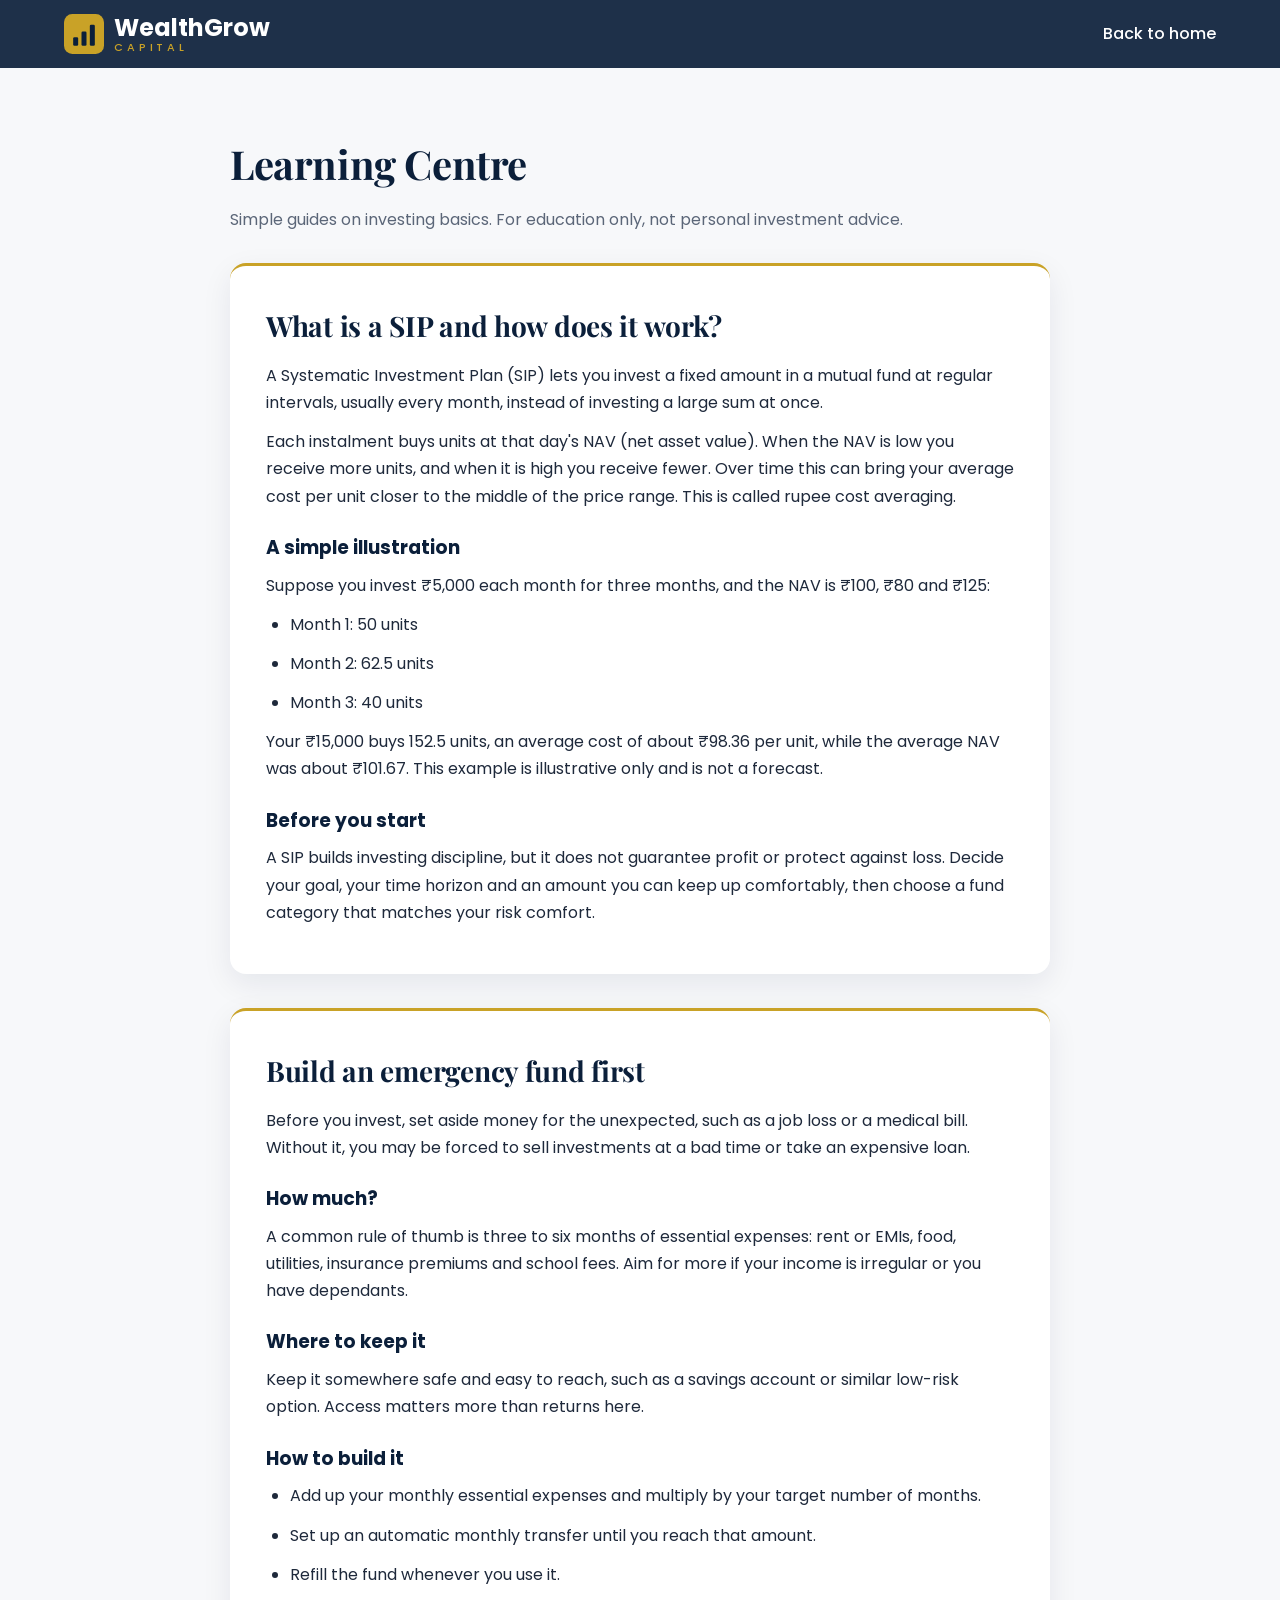
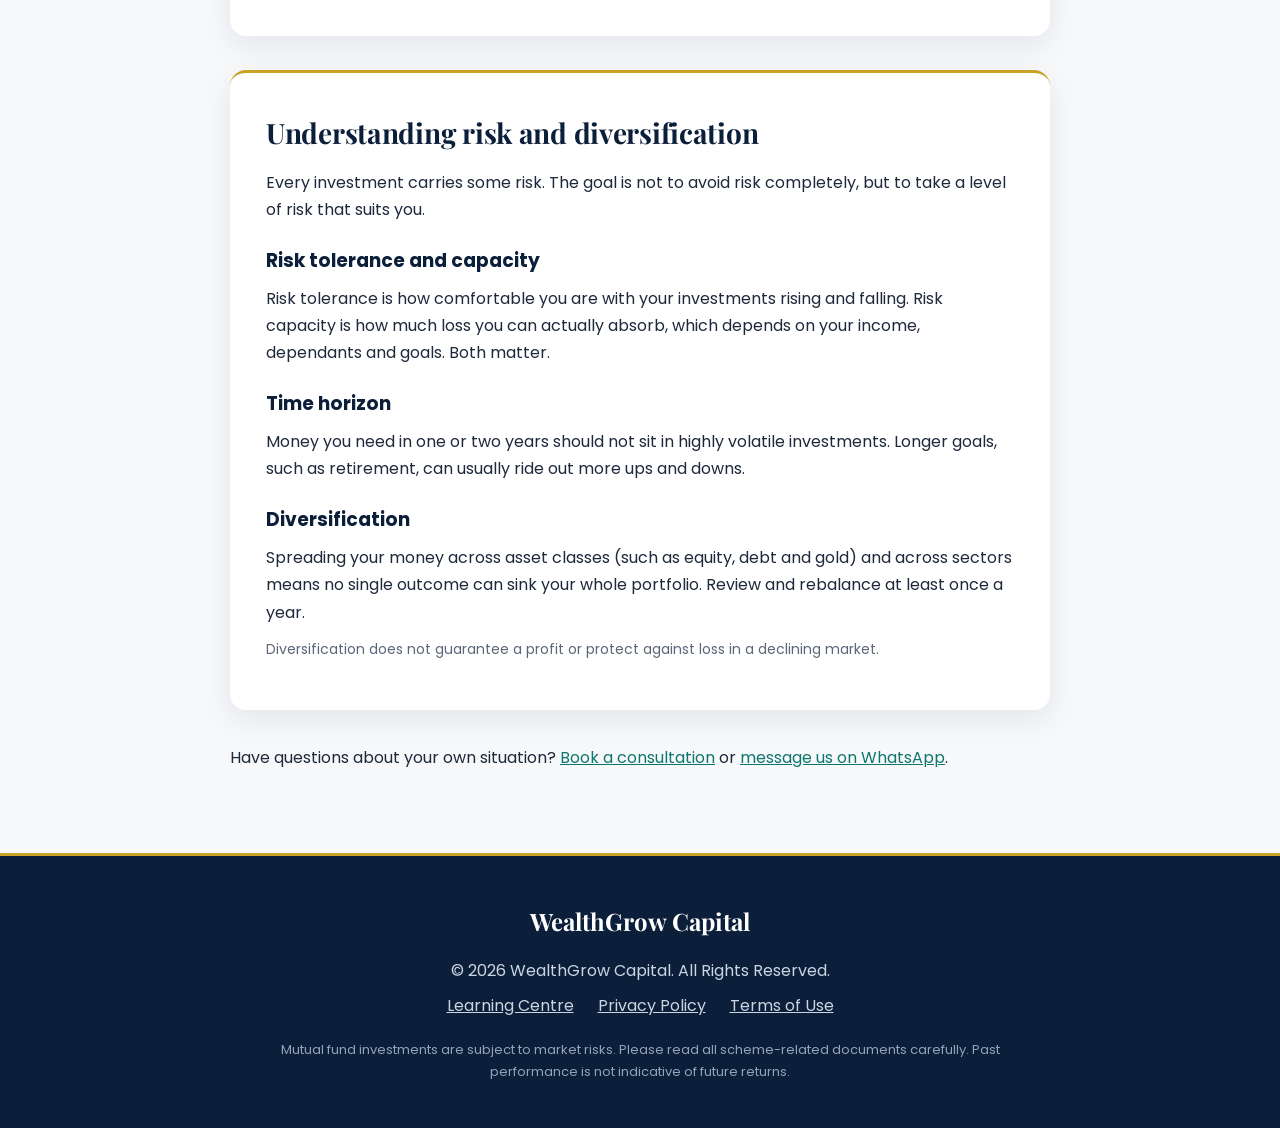
<file: learn.html>
<!DOCTYPE html>
<html lang="en">
<head>
    <meta charset="UTF-8">
    <meta name="viewport" content="width=device-width, initial-scale=1.0">
    <title>Learning Centre | WealthGrow Capital</title>
    <meta name="description" content="Simple guides to SIPs, emergency funds, risk and diversification from WealthGrow Capital.">
    <meta name="theme-color" content="#0B1F3A">
    <link rel="icon" href="favicon.png">
    <link href="https://fonts.googleapis.com/css2?family=Playfair+Display:wght@600;700&family=Poppins:wght@300;400;500;600;700&display=swap" rel="stylesheet">
    <link rel="stylesheet" href="style.css">
</head>
<body>
    <header class="header">
        <div class="container">
            <a href="index.html" class="logo">
                <svg class="logo-mark" viewBox="0 0 48 48" width="40" height="40" aria-hidden="true">
                    <rect width="48" height="48" rx="10" fill="#C9A227"/>
                    <rect x="11" y="28" width="6" height="10" rx="1.5" fill="#0B1F3A"/>
                    <rect x="21" y="21" width="6" height="17" rx="1.5" fill="#0B1F3A"/>
                    <rect x="31" y="13" width="6" height="25" rx="1.5" fill="#0B1F3A"/>
                </svg>
                <span>WealthGrow<small>CAPITAL</small></span>
            </a>
            <a href="index.html" class="back-link">Back to home</a>
        </div>
    </header>

    <main class="page">
        <div class="container prose">
            <h1>Learning Centre</h1>
            <p class="updated">Simple guides on investing basics. For education only, not personal investment advice.</p>

            <article id="sip">
                <h2>What is a SIP and how does it work?</h2>
                <p>A Systematic Investment Plan (SIP) lets you invest a fixed amount in a mutual fund at regular intervals, usually every month, instead of investing a large sum at once.</p>
                <p>Each instalment buys units at that day's NAV (net asset value). When the NAV is low you receive more units, and when it is high you receive fewer. Over time this can bring your average cost per unit closer to the middle of the price range. This is called rupee cost averaging.</p>
                <h3>A simple illustration</h3>
                <p>Suppose you invest ₹5,000 each month for three months, and the NAV is ₹100, ₹80 and ₹125:</p>
                <ul>
                    <li>Month 1: 50 units</li>
                    <li>Month 2: 62.5 units</li>
                    <li>Month 3: 40 units</li>
                </ul>
                <p>Your ₹15,000 buys 152.5 units, an average cost of about ₹98.36 per unit, while the average NAV was about ₹101.67. This example is illustrative only and is not a forecast.</p>
                <h3>Before you start</h3>
                <p>A SIP builds investing discipline, but it does not guarantee profit or protect against loss. Decide your goal, your time horizon and an amount you can keep up comfortably, then choose a fund category that matches your risk comfort.</p>
            </article>

            <article id="emergency-fund">
                <h2>Build an emergency fund first</h2>
                <p>Before you invest, set aside money for the unexpected, such as a job loss or a medical bill. Without it, you may be forced to sell investments at a bad time or take an expensive loan.</p>
                <h3>How much?</h3>
                <p>A common rule of thumb is three to six months of essential expenses: rent or EMIs, food, utilities, insurance premiums and school fees. Aim for more if your income is irregular or you have dependants.</p>
                <h3>Where to keep it</h3>
                <p>Keep it somewhere safe and easy to reach, such as a savings account or similar low-risk option. Access matters more than returns here.</p>
                <h3>How to build it</h3>
                <ul>
                    <li>Add up your monthly essential expenses and multiply by your target number of months.</li>
                    <li>Set up an automatic monthly transfer until you reach that amount.</li>
                    <li>Refill the fund whenever you use it.</li>
                </ul>
            </article>

            <article id="risk">
                <h2>Understanding risk and diversification</h2>
                <p>Every investment carries some risk. The goal is not to avoid risk completely, but to take a level of risk that suits you.</p>
                <h3>Risk tolerance and capacity</h3>
                <p>Risk tolerance is how comfortable you are with your investments rising and falling. Risk capacity is how much loss you can actually absorb, which depends on your income, dependants and goals. Both matter.</p>
                <h3>Time horizon</h3>
                <p>Money you need in one or two years should not sit in highly volatile investments. Longer goals, such as retirement, can usually ride out more ups and downs.</p>
                <h3>Diversification</h3>
                <p>Spreading your money across asset classes (such as equity, debt and gold) and across sectors means no single outcome can sink your whole portfolio. Review and rebalance at least once a year.</p>
                <p class="note">Diversification does not guarantee a profit or protect against loss in a declining market.</p>
            </article>

            <p>Have questions about your own situation? <a href="index.html#contact">Book a consultation</a> or <a href="https://wa.me/919443187121" target="_blank" rel="noopener noreferrer">message us on WhatsApp</a>.</p>
        </div>
    </main>

    <footer>
        <h3>WealthGrow Capital</h3>
        <p>© 2026 WealthGrow Capital. All Rights Reserved.</p>
        <p class="footer-links">
            <a href="learn.html">Learning Centre</a>
            <a href="policies.html#privacy">Privacy Policy</a>
            <a href="policies.html#terms">Terms of Use</a>
        </p>
        <p class="disclaimer">Mutual fund investments are subject to market risks. Please read all scheme-related documents carefully. Past performance is not indicative of future returns.</p>
    </footer>
    <script src="script.js"></script>
</body>
</html>
</file>
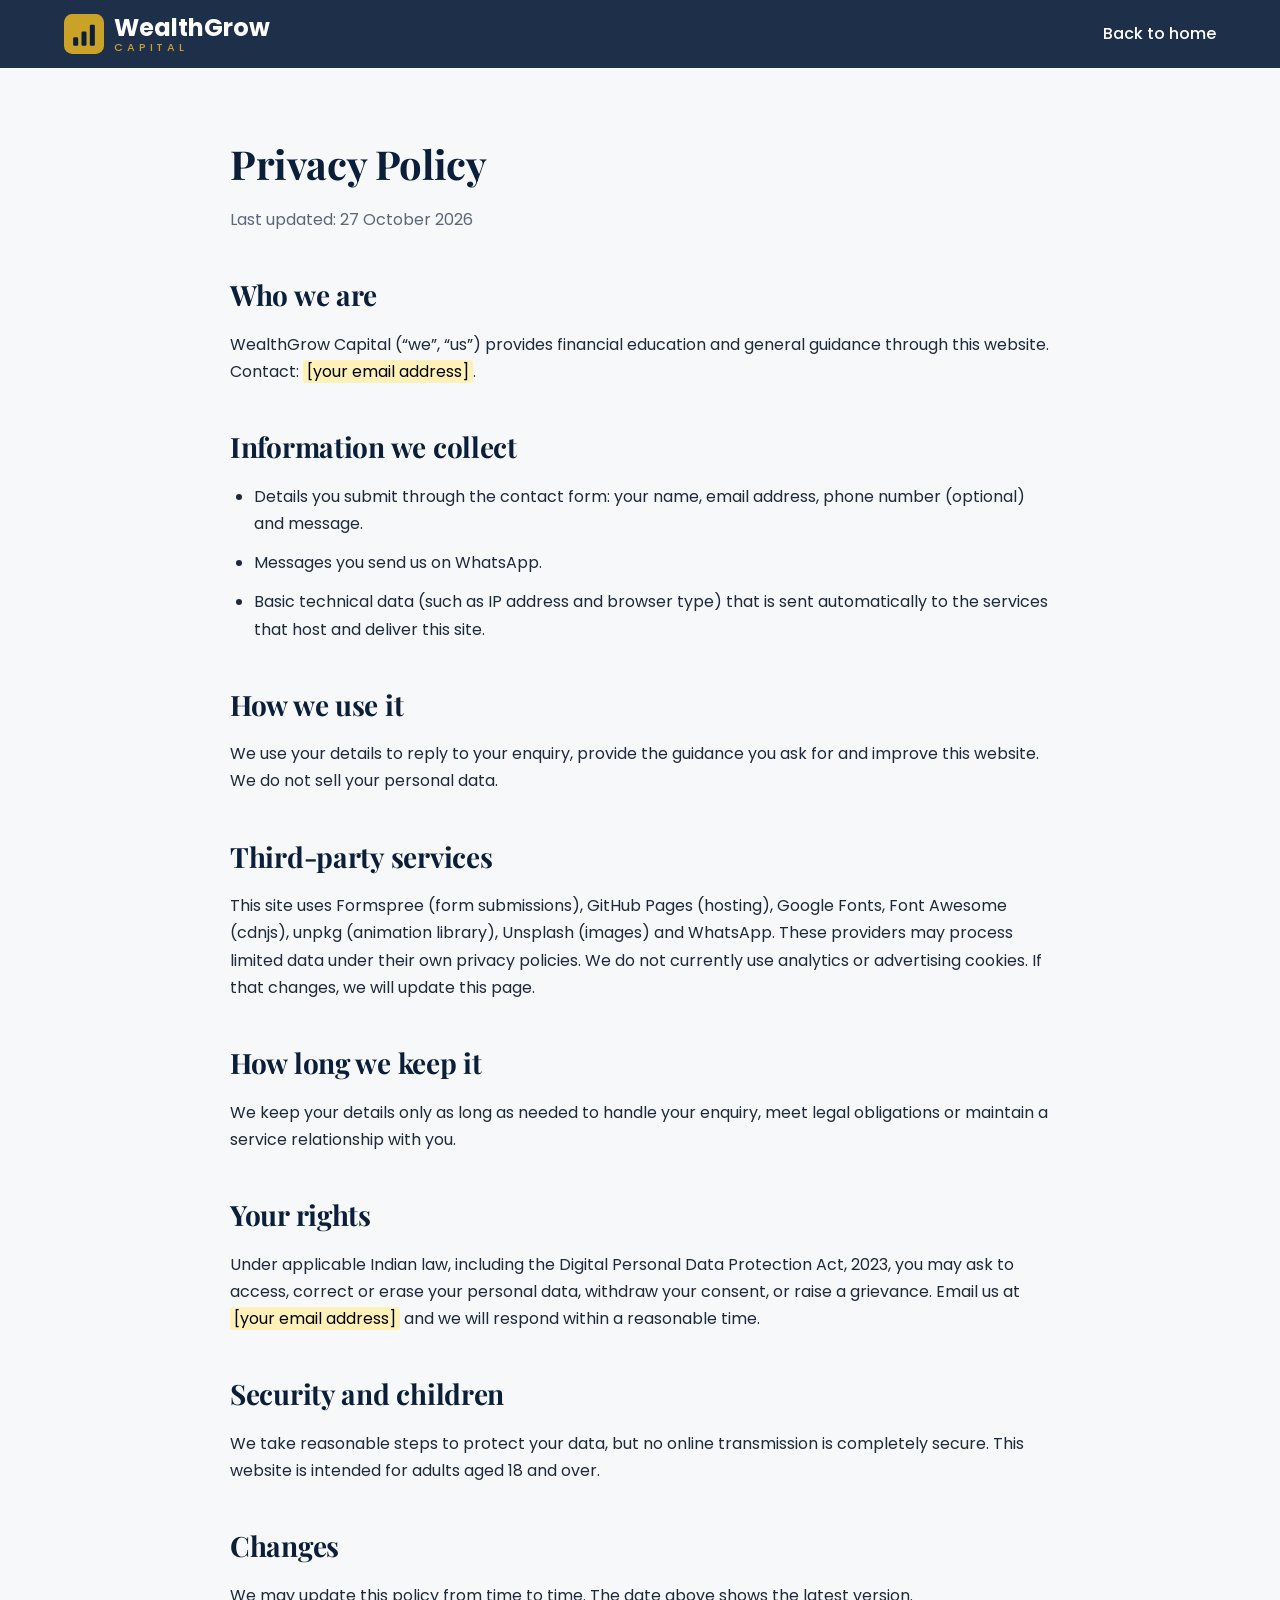
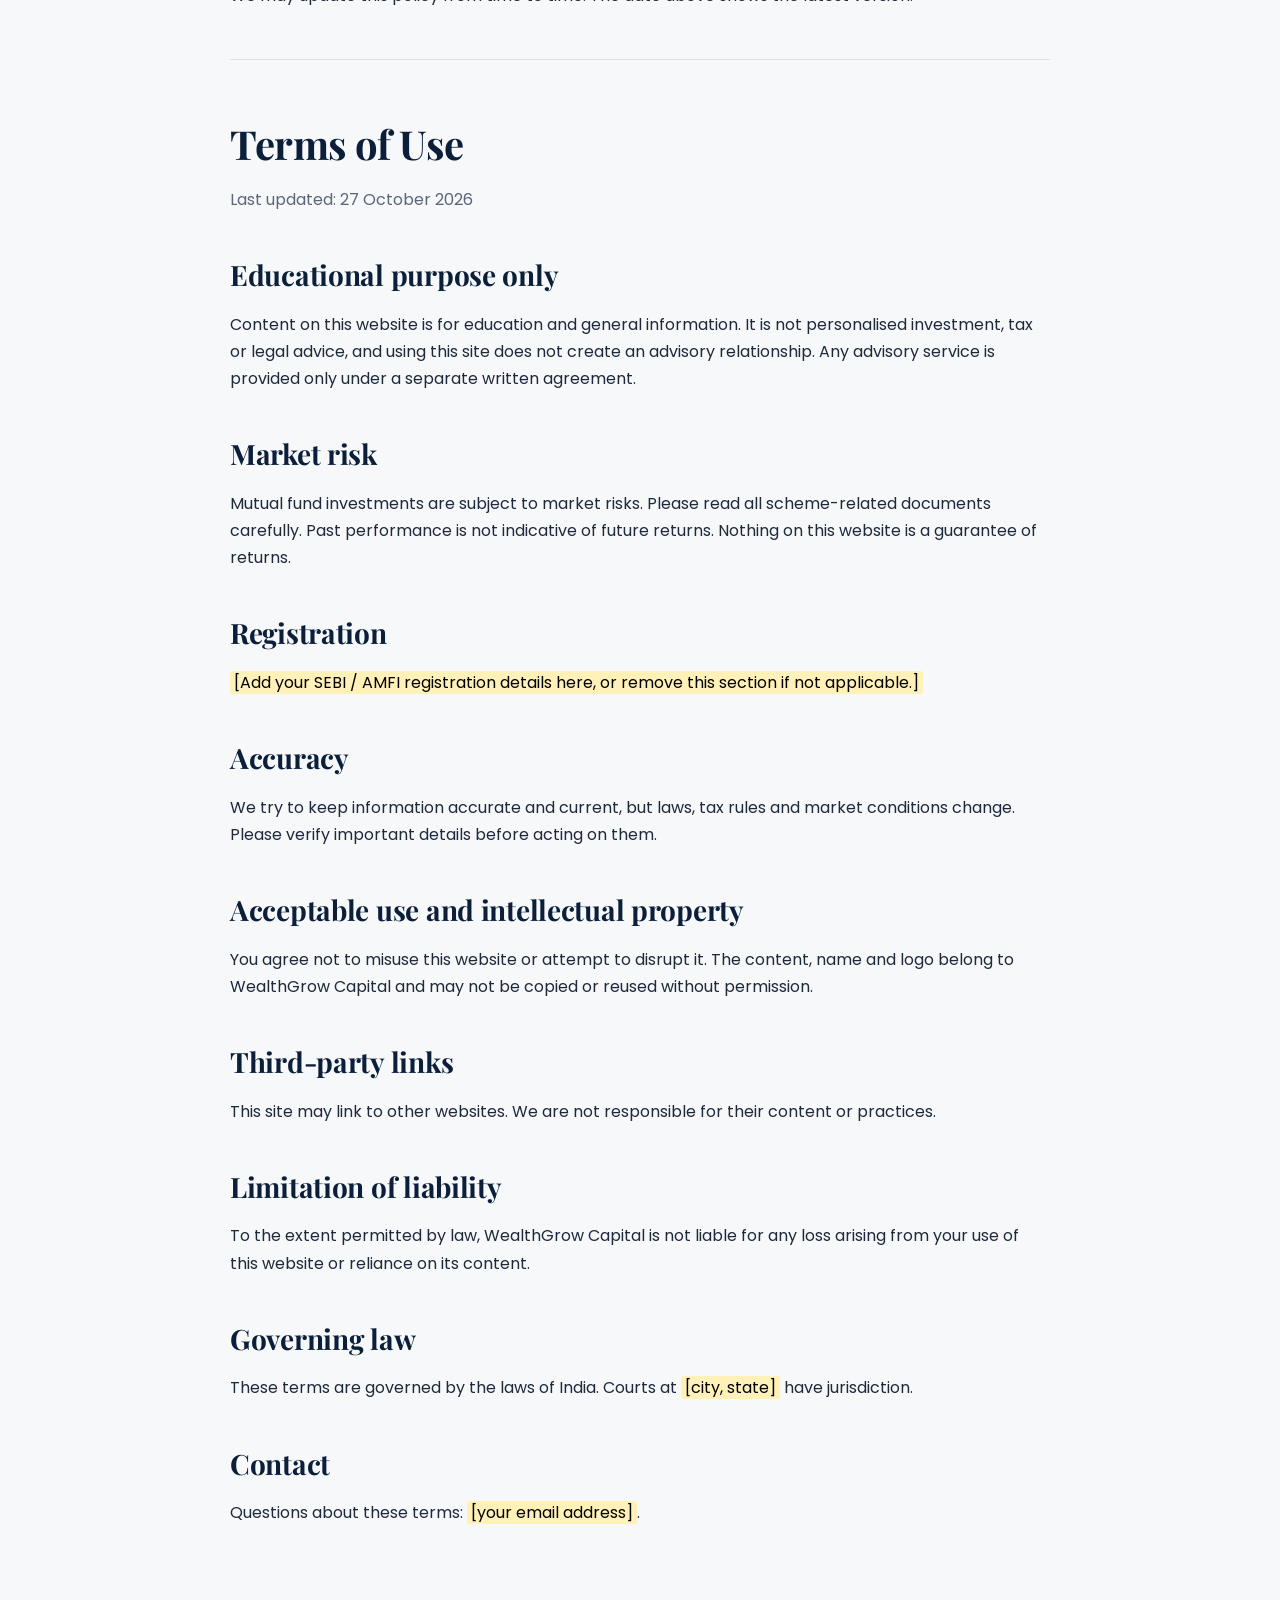
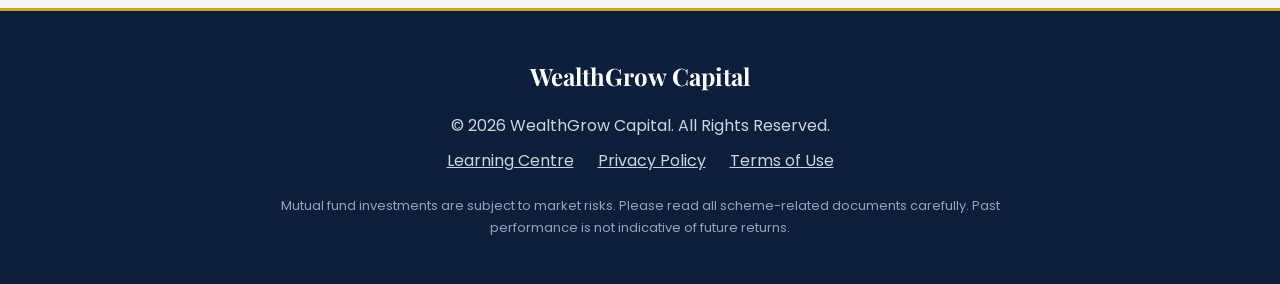
<file: policies.html>
<!DOCTYPE html>
<html lang="en">
<head>
    <meta charset="UTF-8">
    <meta name="viewport" content="width=device-width, initial-scale=1.0">
    <title>Privacy Policy and Terms of Use | WealthGrow Capital</title>
    <meta name="description" content="Privacy Policy and Terms of Use for WealthGrow Capital.">
    <meta name="theme-color" content="#0B1F3A">
    <link rel="icon" href="favicon.png">
    <link href="https://fonts.googleapis.com/css2?family=Playfair+Display:wght@600;700&family=Poppins:wght@300;400;500;600;700&display=swap" rel="stylesheet">
    <link rel="stylesheet" href="style.css">
</head>
<body>
    <header class="header">
        <div class="container">
            <a href="index.html" class="logo">
                <svg class="logo-mark" viewBox="0 0 48 48" width="40" height="40" aria-hidden="true">
                    <rect width="48" height="48" rx="10" fill="#C9A227"/>
                    <rect x="11" y="28" width="6" height="10" rx="1.5" fill="#0B1F3A"/>
                    <rect x="21" y="21" width="6" height="17" rx="1.5" fill="#0B1F3A"/>
                    <rect x="31" y="13" width="6" height="25" rx="1.5" fill="#0B1F3A"/>
                </svg>
                <span>WealthGrow<small>CAPITAL</small></span>
            </a>
            <a href="index.html" class="back-link">Back to home</a>
        </div>
    </header>

    <main class="page">
        <div class="container prose">
            <section id="privacy">
                <h1>Privacy Policy</h1>
                <p class="updated">Last updated: 27 October 2026</p>

                <h2>Who we are</h2>
                <p>WealthGrow Capital (“we”, “us”) provides financial education and general guidance through this website. Contact: <mark class="todo">[your email address]</mark>.</p>

                <h2>Information we collect</h2>
                <ul>
                    <li>Details you submit through the contact form: your name, email address, phone number (optional) and message.</li>
                    <li>Messages you send us on WhatsApp.</li>
                    <li>Basic technical data (such as IP address and browser type) that is sent automatically to the services that host and deliver this site.</li>
                </ul>

                <h2>How we use it</h2>
                <p>We use your details to reply to your enquiry, provide the guidance you ask for and improve this website. We do not sell your personal data.</p>

                <h2>Third-party services</h2>
                <p>This site uses Formspree (form submissions), GitHub Pages (hosting), Google Fonts, Font Awesome (cdnjs), unpkg (animation library), Unsplash (images) and WhatsApp. These providers may process limited data under their own privacy policies. We do not currently use analytics or advertising cookies. If that changes, we will update this page.</p>

                <h2>How long we keep it</h2>
                <p>We keep your details only as long as needed to handle your enquiry, meet legal obligations or maintain a service relationship with you.</p>

                <h2>Your rights</h2>
                <p>Under applicable Indian law, including the Digital Personal Data Protection Act, 2023, you may ask to access, correct or erase your personal data, withdraw your consent, or raise a grievance. Email us at <mark class="todo">[your email address]</mark> and we will respond within a reasonable time.</p>

                <h2>Security and children</h2>
                <p>We take reasonable steps to protect your data, but no online transmission is completely secure. This website is intended for adults aged 18 and over.</p>

                <h2>Changes</h2>
                <p>We may update this policy from time to time. The date above shows the latest version.</p>
            </section>

            <hr>

            <section id="terms">
                <h1>Terms of Use</h1>
                <p class="updated">Last updated: 27 October 2026</p>

                <h2>Educational purpose only</h2>
                <p>Content on this website is for education and general information. It is not personalised investment, tax or legal advice, and using this site does not create an advisory relationship. Any advisory service is provided only under a separate written agreement.</p>

                <h2>Market risk</h2>
                <p>Mutual fund investments are subject to market risks. Please read all scheme-related documents carefully. Past performance is not indicative of future returns. Nothing on this website is a guarantee of returns.</p>

                <h2>Registration</h2>
                <p><mark class="todo">[Add your SEBI / AMFI registration details here, or remove this section if not applicable.]</mark></p>

                <h2>Accuracy</h2>
                <p>We try to keep information accurate and current, but laws, tax rules and market conditions change. Please verify important details before acting on them.</p>

                <h2>Acceptable use and intellectual property</h2>
                <p>You agree not to misuse this website or attempt to disrupt it. The content, name and logo belong to WealthGrow Capital and may not be copied or reused without permission.</p>

                <h2>Third-party links</h2>
                <p>This site may link to other websites. We are not responsible for their content or practices.</p>

                <h2>Limitation of liability</h2>
                <p>To the extent permitted by law, WealthGrow Capital is not liable for any loss arising from your use of this website or reliance on its content.</p>

                <h2>Governing law</h2>
                <p>These terms are governed by the laws of India. Courts at <mark class="todo">[city, state]</mark> have jurisdiction.</p>

                <h2>Contact</h2>
                <p>Questions about these terms: <mark class="todo">[your email address]</mark>.</p>
            </section>
        </div>
    </main>

    <footer>
        <h3>WealthGrow Capital</h3>
        <p>© 2026 WealthGrow Capital. All Rights Reserved.</p>
        <p class="footer-links">
            <a href="learn.html">Learning Centre</a>
            <a href="policies.html#privacy">Privacy Policy</a>
            <a href="policies.html#terms">Terms of Use</a>
        </p>
        <p class="disclaimer">Mutual fund investments are subject to market risks. Please read all scheme-related documents carefully. Past performance is not indicative of future returns.</p>
    </footer>
    <script src="script.js"></script>
</body>
</html>
</file>
<file: style.css>
/* ==========================================
   WEALTHGROW CAPITAL - style.css
   Fonts (add to <head> in index.html):
   Poppins (body) + Playfair Display (headings)
========================================== */

/* ==========================
   VARIABLES
========================== */

:root{
    --primary:#0B1F3A;     /* deep navy */
    --primary-2:#14365F;   /* lighter navy for gradients */
    --secondary:#0F766E;   /* muted teal: icons, steps */
    --accent:#C9A227;      /* gold: buttons, highlights */
    --gold:#C9A227;
    --white:#ffffff;
    --light:#F7F8FA;
    --tint:#F1F4F9;        /* soft blue-grey section background */
    --gray:#5B6678;
    --text:#1E293B;
    --shadow:0 10px 30px rgba(11,31,58,.08);
    --radius:16px;
}

/* ==========================
   RESET
========================== */

*{
    margin:0;
    padding:0;
    box-sizing:border-box;
}

html{
    scroll-behavior:smooth;
}

section{
    scroll-margin-top:80px;
}

body{
    font-family:'Poppins',sans-serif;
    background:var(--light);
    color:var(--text);
    overflow-x:hidden;
    line-height:1.7;
}

img{
    max-width:100%;
    display:block;
}

a{
    text-decoration:none;
}

ul{
    list-style:none;
}

h1,
h2,
.section-title h2{
    font-family:'Playfair Display',Georgia,serif;
    letter-spacing:-.01em;
}

:focus-visible{
    outline:3px solid var(--gold);
    outline-offset:3px;
}

/* ==========================
   CONTAINER
========================== */

.container{
    width:90%;
    max-width:1200px;
    margin:auto;
}

/* ==========================
   HEADER
========================== */

.header{
    position:fixed;
    width:100%;
    top:0;
    left:0;
    z-index:999;
    background:rgba(11,31,58,.92);
    backdrop-filter:blur(10px);
    box-shadow:var(--shadow);
}

.header .container{
    display:flex;
    justify-content:space-between;
    align-items:center;
    padding:14px 0;
}

/* Logo */

.logo{
    display:flex;
    align-items:center;
    gap:10px;
    color:#fff;
    font-size:24px;
    font-weight:700;
    line-height:1.1;
}

.logo-mark{
    flex-shrink:0;
}

.logo small{
    display:block;
    font-size:11px;
    letter-spacing:.35em;
    color:var(--gold);
    font-weight:500;
}

/* Navigation */

.nav-links{
    display:flex;
    gap:35px;
}

.nav-links a{
    color:#fff;
    font-weight:500;
    transition:color .3s;
}

.nav-links a:hover,
.nav-links a.active{
    color:var(--gold);
}

.menu-btn{
    display:none;
    color:#fff;
    font-size:28px;
    cursor:pointer;
}

/* ==========================
   HERO
========================== */

.hero{
    min-height:100vh;
    display:flex;
    align-items:center;
    background:linear-gradient(135deg,var(--primary),var(--primary-2));
    color:#fff;
    padding-top:120px;
}

.hero-container{
    display:grid;
    grid-template-columns:repeat(2,1fr);
    gap:60px;
    align-items:center;
}

.hero-content h1{
    font-size:54px;
    line-height:1.2;
    margin-bottom:25px;
    font-weight:700;
}

.hero-content p{
    font-size:18px;
    color:#cbd5e1;
    margin-bottom:35px;
    max-width:540px;
}

.hero-buttons{
    display:flex;
    gap:20px;
}

.hero-image{
    position:relative;
}

.hero-image img{
    border-radius:20px;
    box-shadow:0 30px 60px rgba(0,0,0,.3);
    border-bottom:4px solid var(--gold);
}

/* ==========================
   BUTTONS
========================== */

.btn{
    padding:15px 35px;
    background:var(--gold);
    color:var(--primary);
    border-radius:50px;
    transition:transform .3s, background .3s, color .3s;
    font-weight:600;
    display:inline-block;
}

.btn:hover{
    transform:translateY(-4px);
    background:#fff;
    color:var(--primary);
}

.btn-outline{
    background:transparent;
    color:#fff;
    border:2px solid #fff;
}

.btn-outline:hover{
    background:#fff;
    color:var(--primary);
}

.whatsapp-btn{
    background:#25D366;
    color:#fff;
}

.whatsapp-btn:hover{
    background:#fff;
    color:#128C7E;
}

/* ==========================
   SECTION TITLE
========================== */

.section-title{
    text-align:center;
    margin-bottom:60px;
}

.section-title h2{
    font-size:40px;
    color:var(--primary);
}

.section-title h2::after{
    content:"";
    display:block;
    width:60px;
    height:3px;
    background:var(--gold);
    margin:14px auto 0;
}

.section-title p{
    color:var(--gray);
    margin-top:14px;
}

/* ==========================
   ABOUT
========================== */

.about{
    padding:90px 0;
}

.about-container{
    display:grid;
    grid-template-columns:repeat(2,1fr);
    gap:60px;
    align-items:center;
}

.about-image img{
    border-radius:20px;
    box-shadow:var(--shadow);
}

.about-content h2{
    font-size:38px;
    color:var(--primary);
    margin-bottom:20px;
}

.about-content p{
    color:var(--gray);
    margin-bottom:25px;
}

.about-content ul li{
    margin:15px 0;
    font-weight:500;
}

.about-content i{
    color:var(--secondary);
    margin-right:10px;
}

/* ==========================
   SERVICES
========================== */

.services{
    background:var(--tint);
    padding:90px 0;
}

.service-grid{
    display:grid;
    grid-template-columns:repeat(3,1fr);
    gap:30px;
}

.card{
    background:#fff;
    padding:40px 30px;
    border-radius:var(--radius);
    border-top:3px solid var(--gold);
    text-align:center;
    transition:transform .35s, box-shadow .35s;
    box-shadow:var(--shadow);
}

.card:hover{
    transform:translateY(-6px);
    box-shadow:0 18px 40px rgba(11,31,58,.14);
}

.card i{
    font-size:48px;
    color:var(--secondary);
    margin-bottom:20px;
}

.card h3{
    margin-bottom:12px;
    color:var(--primary);
}

.card p{
    color:var(--gray);
}

/* ==========================
   PROCESS
========================== */

.process{
    padding:90px 0;
    background:#fff;
}

.steps{
    display:grid;
    grid-template-columns:repeat(4,1fr);
    gap:30px;
    margin-top:40px;
}

.step{
    background:#fff;
    text-align:center;
    padding:35px 25px;
    border-radius:var(--radius);
    box-shadow:var(--shadow);
    transition:transform .35s;
}

.step:hover{
    transform:translateY(-6px);
}

.step span{
    width:64px;
    height:64px;
    display:flex;
    align-items:center;
    justify-content:center;
    margin:0 auto 20px;
    border-radius:50%;
    background:var(--primary);
    color:var(--gold);
    border:2px solid var(--gold);
    font-size:24px;
    font-weight:700;
}

.step h3{
    color:var(--primary);
}

/* ==========================
   COUNTER
========================== */

.counter{
    background:linear-gradient(135deg,var(--primary),var(--primary-2));
    color:#fff;
    padding:80px 0;
}

.counter-grid{
    display:grid;
    grid-template-columns:repeat(4,1fr);
    gap:30px;
    text-align:center;
}

.counter-grid h2{
    font-size:48px;
    color:var(--gold);
}

.counter-grid p{
    color:#cbd5e1;
    margin-top:10px;
}

.count::after{
    content:attr(data-suffix);
}

/* ==========================
   TESTIMONIALS
========================== */

.testimonials{
    padding:90px 0;
    background:var(--light);
}

.testimonial-grid{
    display:grid;
    grid-template-columns:repeat(3,1fr);
    gap:30px;
}

.testimonial{
    background:#fff;
    padding:35px;
    border-radius:var(--radius);
    border-left:4px solid var(--gold);
    box-shadow:var(--shadow);
    transition:transform .35s;
}

.testimonial:hover{
    transform:translateY(-6px);
}

.testimonial p{
    color:var(--gray);
    font-style:italic;
}

.testimonial h4{
    margin-top:20px;
    color:var(--secondary);
}

/* ==========================
   FAQ
========================== */

.faq{
    padding:90px 0;
}

.faq-item{
    background:#fff;
    border-radius:14px;
    box-shadow:var(--shadow);
    margin-bottom:20px;
    overflow:hidden;
}

.faq-item button{
    width:100%;
    border:none;
    background:#fff;
    text-align:left;
    padding:22px;
    cursor:pointer;
    font-family:'Poppins',sans-serif;
    font-size:18px;
    font-weight:600;
    color:var(--primary);
}

.faq-item.active button{
    color:var(--secondary);
}

.faq-answer{
    display:none;
    padding:0 22px 22px;
    color:var(--gray);
}

.faq-item.active .faq-answer{
    display:block;
}

/* ==========================
   CONTACT
========================== */

.contact{
    padding:90px 0;
    background:var(--tint);
}

.contact form{
    max-width:700px;
    margin:auto;
    display:flex;
    flex-direction:column;
    gap:20px;
}

.contact input,
.contact textarea{
    padding:18px;
    border:1px solid transparent;
    border-radius:12px;
    font-size:16px;
    font-family:'Poppins',sans-serif;
    box-shadow:var(--shadow);
    transition:border-color .3s;
}

.contact input:focus,
.contact textarea:focus{
    outline:none;
    border-color:var(--gold);
}

.contact textarea{
    resize:none;
}

.contact button{
    border:none;
    cursor:pointer;
    font-family:'Poppins',sans-serif;
    font-size:16px;
}

/* ==========================
   FOOTER
========================== */

footer{
    background:var(--primary);
    color:#fff;
    text-align:center;
    padding:45px 20px;
    border-top:3px solid var(--gold);
}

footer h3{
    margin-bottom:15px;
    font-family:'Playfair Display',Georgia,serif;
    font-size:24px;
}

footer p{
    color:#cbd5e1;
    margin-top:8px;
}

.disclaimer{
    font-size:13px;
    max-width:800px;
    margin:20px auto 0;
    color:#94a3b8;
}

/* ==========================
   RESPONSIVE
========================== */

@media(max-width:992px){

    .hero-container,
    .about-container{
        grid-template-columns:1fr;
        text-align:center;
    }

    .hero-content p{
        margin-left:auto;
        margin-right:auto;
    }

    .hero-buttons{
        justify-content:center;
    }

    .service-grid,
    .steps,
    .counter-grid{
        grid-template-columns:repeat(2,1fr);
    }

    .testimonial-grid{
        grid-template-columns:1fr;
    }
}

@media(max-width:768px){

    .menu-btn{
        display:block;
    }

    /* Mobile menu */
    .nav-links{
        position:absolute;
        top:100%;
        left:0;
        width:100%;
        background:var(--primary);
        flex-direction:column;
        text-align:center;
        display:none;
        padding:20px 0;
        gap:0;
    }

    .nav-links.show{
        display:flex;
    }

    .nav-links li{
        margin:15px 0;
    }

    .hero-content h1{
        font-size:38px;
    }

    .hero-buttons{
        flex-direction:column;
    }

    .service-grid,
    .steps,
    .counter-grid{
        grid-template-columns:1fr;
    }

    .section-title h2,
    .about-content h2{
        font-size:30px;
    }
}

@media(max-width:480px){

    .container{
        width:92%;
    }

    .hero{
        padding-top:110px;
    }

    .hero-content h1{
        font-size:30px;
    }

    .hero-content p{
        font-size:16px;
    }

    .btn{
        padding:14px 24px;
    }

    .logo{
        font-size:20px;
    }

    .logo-mark{
        width:34px;
        height:34px;
    }
}

/* ==========================
   REDUCED MOTION
========================== */

@media(prefers-reduced-motion:reduce){

    html{
        scroll-behavior:auto;
    }

    *{
        transition:none !important;
        animation:none !important;
    }
}


/* ==========================================
   ADDITIONS: nav CTA, learn, form, floats, pages
========================================== */

.nav-links a.nav-cta{background:var(--gold);color:var(--primary);padding:9px 22px;border-radius:50px;font-weight:600;transition:background .3s,color .3s;}
.nav-links a.nav-cta:hover,.nav-links a.nav-cta.active{background:#fff;color:var(--primary);}
@media(max-width:1200px){.nav-links{gap:22px;}.nav-links a{font-size:15px;}}

.learn{padding:90px 0;background:#fff;}
.learn-grid{display:grid;grid-template-columns:repeat(3,1fr);gap:30px;}
.learn-card{display:block;background:var(--light);padding:32px 28px;border-radius:var(--radius);border-top:3px solid var(--gold);box-shadow:var(--shadow);color:var(--text);transition:transform .35s,box-shadow .35s;}
.learn-card:hover{transform:translateY(-6px);box-shadow:0 18px 40px rgba(11,31,58,.14);}
.learn-card h3{color:var(--primary);margin-bottom:10px;}
.learn-card p{color:var(--gray);}
.learn-card .read{display:inline-block;margin-top:16px;color:var(--secondary);font-weight:600;}
.learn-more{text-align:center;margin-top:45px;}
.btn-dark{background:var(--primary);color:#fff;}
.btn-dark:hover{background:var(--gold);color:var(--primary);}
@media(max-width:992px){.learn-grid{grid-template-columns:1fr;}}

.contact .consent{display:flex;gap:10px;align-items:flex-start;font-size:14px;color:var(--gray);}
.contact .consent input{width:18px;height:18px;padding:0;margin-top:5px;box-shadow:none;accent-color:var(--primary);flex-shrink:0;}
.consent a{color:var(--secondary);text-decoration:underline;}
.form-status{text-align:center;font-weight:500;min-height:1.5em;}
.form-status.success{color:#0F766E;}
.form-status.error{color:#b91c1c;}
.contact button:disabled{opacity:.6;cursor:not-allowed;}

.footer-links{display:flex;justify-content:center;gap:24px;flex-wrap:wrap;}
.footer-links a{color:#cbd5e1;text-decoration:underline;}
.footer-links a:hover{color:var(--gold);}

.wa-float{position:fixed;right:22px;bottom:22px;width:56px;height:56px;border-radius:50%;background:#25D366;color:#fff;display:flex;align-items:center;justify-content:center;font-size:30px;box-shadow:0 8px 20px rgba(0,0,0,.25);z-index:998;transition:transform .3s;}
.wa-float:hover{transform:scale(1.08);}
.to-top{position:fixed;right:28px;bottom:92px;width:44px;height:44px;border-radius:50%;border:2px solid var(--gold);background:var(--primary);color:var(--gold);cursor:pointer;z-index:998;opacity:0;pointer-events:none;transition:opacity .3s;}
.to-top.show{opacity:1;pointer-events:auto;}

/* Inner pages (learn, policies) */
.back-link{color:#fff;font-weight:500;}
.back-link:hover{color:var(--gold);}
.page{padding:130px 0 70px;}
.prose{max-width:820px;margin:auto;}
.prose h1{font-size:40px;color:var(--primary);margin-bottom:8px;}
.prose .updated{color:var(--gray);margin-bottom:30px;}
.prose h2{font-size:28px;color:var(--primary);margin:38px 0 12px;}
.prose h3{color:var(--primary);margin:22px 0 8px;}
.prose p,.prose li{margin-bottom:12px;}
.prose ul{list-style:disc;padding-left:24px;margin-bottom:12px;}
.prose a{color:var(--secondary);text-decoration:underline;}
.prose article{scroll-margin-top:100px;background:#fff;padding:36px;border-radius:var(--radius);border-top:3px solid var(--gold);box-shadow:var(--shadow);margin-bottom:34px;}
.prose article h2{margin-top:0;}
.prose .note{color:var(--gray);font-size:14px;}
.prose hr{border:none;border-top:1px solid #dbe2ec;margin:50px 0;}
.prose section{scroll-margin-top:100px;}
.todo{background:#fff1b8;padding:0 4px;border-radius:3px;}
@media(max-width:768px){.prose h1{font-size:30px;}.prose article{padding:24px;}}
</file>
